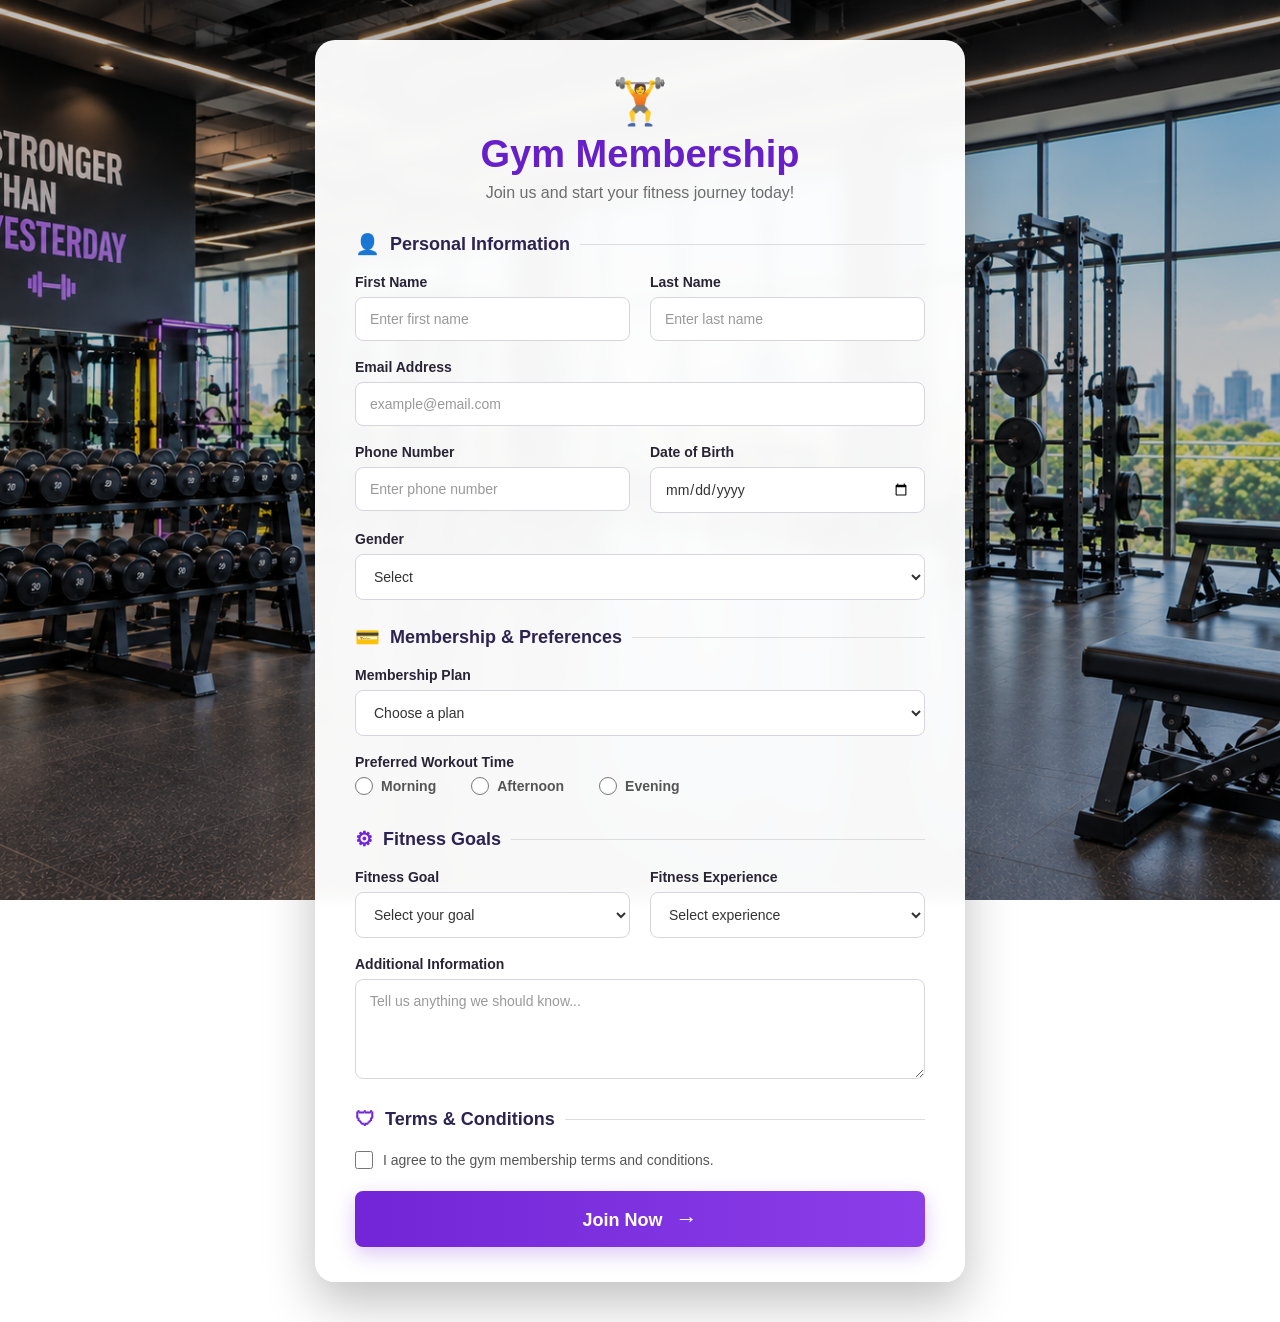
<file: page2.html>
<!DOCTYPE html>
<html lang="en">
<head>
    <meta charset="UTF-8">
    <meta name="viewport" content="width=device-width, initial-scale=1.0">

    <title>Gym Membership</title>
<link rel="stylesheet"href="style2.css">
</head>

<body>

    <div class="membership-container">

        <!-- Header -->
        <div class="header">

            <div class="logo">🏋</div>

            <h1>Gym Membership</h1>

            <p>
                Join us and start your fitness journey today!
            </p>

        </div>


        <form action="submit.php" method="POST">

            <!-- Personal Information -->
            <div class="section">

                <div class="section-title">
                    <span class="section-icon">👤</span>
                    Personal Information
                </div>


                <div class="row">

                    <div class="form-group">
                        <label for="firstName">
                            First Name
                        </label>

                        <input
                            type="text"
                            id="firstName"
                            name="firstName"
                            placeholder="Enter first name"
                            required
                        >
                    </div>


                    <div class="form-group">
                        <label for="lastName">
                            Last Name
                        </label>

                        <input
                            type="text"
                            id="lastName"
                            name="lastName"
                            placeholder="Enter last name"
                            required
                        >
                    </div>

                </div>


                <div class="form-group">

                    <label for="email">
                        Email Address
                    </label>

                    <input
                        type="email"
                        id="email"
                        name="email"
                        placeholder="example@email.com"
                        required
                    >

                </div>


                <div class="row">

                    <div class="form-group">

                        <label for="phone">
                            Phone Number
                        </label>

                        <input
                            type="tel"
                            id="phone"
                            name="phone"
                            placeholder="Enter phone number"
                            required
                        >

                    </div>


                    <div class="form-group">

                        <label for="dob">
                            Date of Birth
                        </label>

                        <input
                            type="date"
                            id="dob"
                            name="dob"
                            required
                        >

                    </div>

                </div>


                <div class="form-group">

                    <label for="gender">
                        Gender
                    </label>

                    <select
                        id="gender"
                        name="gender"
                        required
                    >
                        <option value="">
                            Select
                        </option>

                        <option value="male">
                            Male
                        </option>

                        <option value="female">
                            Female
                        </option>

                        <option value="other">
                            Other
                        </option>
                    </select>

                </div>

            </div>


            <!-- Membership -->
            <div class="section">

                <div class="section-title">

                    <span class="section-icon">
                        💳
                    </span>

                    Membership & Preferences

                </div>


                <div class="form-group">

                    <label for="membership">
                        Membership Plan
                    </label>

                    <select
                        id="membership"
                        name="membership"
                        required
                    >

                        <option value="">
                            Choose a plan
                        </option>

                        <option value="monthly">
                            Monthly - ₹999
                        </option>

                        <option value="quarterly">
                            3 Months - ₹2,499
                        </option>

                        <option value="half-yearly">
                            6 Months - ₹4,499
                        </option>

                        <option value="yearly">
                            1 Year - ₹7,999
                        </option>

                    </select>

                </div>


                <div class="form-group">

                    <label>
                        Preferred Workout Time
                    </label>

                    <div class="radio-group">

                        <label class="radio-option">

                            <input
                                type="radio"
                                name="workoutTime"
                                value="morning"
                            >

                            Morning

                        </label>


                        <label class="radio-option">

                            <input
                                type="radio"
                                name="workoutTime"
                                value="afternoon"
                            >

                            Afternoon

                        </label>


                        <label class="radio-option">

                            <input
                                type="radio"
                                name="workoutTime"
                                value="evening"
                            >

                            Evening

                        </label>

                    </div>

                </div>

            </div>


            <!-- Fitness Goals -->
            <div class="section">

                <div class="section-title">

                    <span class="section-icon">
                        ⚙
                    </span>

                    Fitness Goals

                </div>


                <div class="row">

                    <div class="form-group">

                        <label for="goal">
                            Fitness Goal
                        </label>

                        <select
                            id="goal"
                            name="goal"
                            required
                        >

                            <option value="">
                                Select your goal
                            </option>

                            <option value="weight-loss">
                                Weight Loss
                            </option>

                            <option value="muscle-gain">
                                Muscle Gain
                            </option>

                            <option value="strength">
                                Strength Training
                            </option>

                            <option value="fitness">
                                General Fitness
                            </option>

                            <option value="bodybuilding">
                                Bodybuilding
                            </option>

                        </select>

                    </div>


                    <div class="form-group">

                        <label for="experience">
                            Fitness Experience
                        </label>

                        <select
                            id="experience"
                            name="experience"
                        >

                            <option value="">
                                Select experience
                            </option>

                            <option value="beginner">
                                Beginner
                            </option>

                            <option value="intermediate">
                                Intermediate
                            </option>

                            <option value="advanced">
                                Advanced
                            </option>

                        </select>

                    </div>

                </div>


                <div class="form-group">

                    <label for="message">
                        Additional Information
                    </label>

                    <textarea
                        id="message"
                        name="message"
                        placeholder="Tell us anything we should know..."
                    ></textarea>

                </div>

            </div>


            <!-- Terms -->
            <div class="section">

                <div class="section-title">

                    <span class="section-icon">
                        🛡
                    </span>

                    Terms & Conditions

                </div>


                <div class="terms">

                    <input
                        type="checkbox"
                        id="terms"
                        name="terms"
                        required
                    >

                    <label for="terms">
                        I agree to the gym membership
                        terms and conditions.
                    </label>

                </div>

            </div>


            <!-- Join Button -->
            <button
                type="submit"
                class="join-button"
            >

                Join Now

                <span class="arrow">
                    →
                </span>

            </button>

        </form>

    </div>

</body>
</html>
</file>
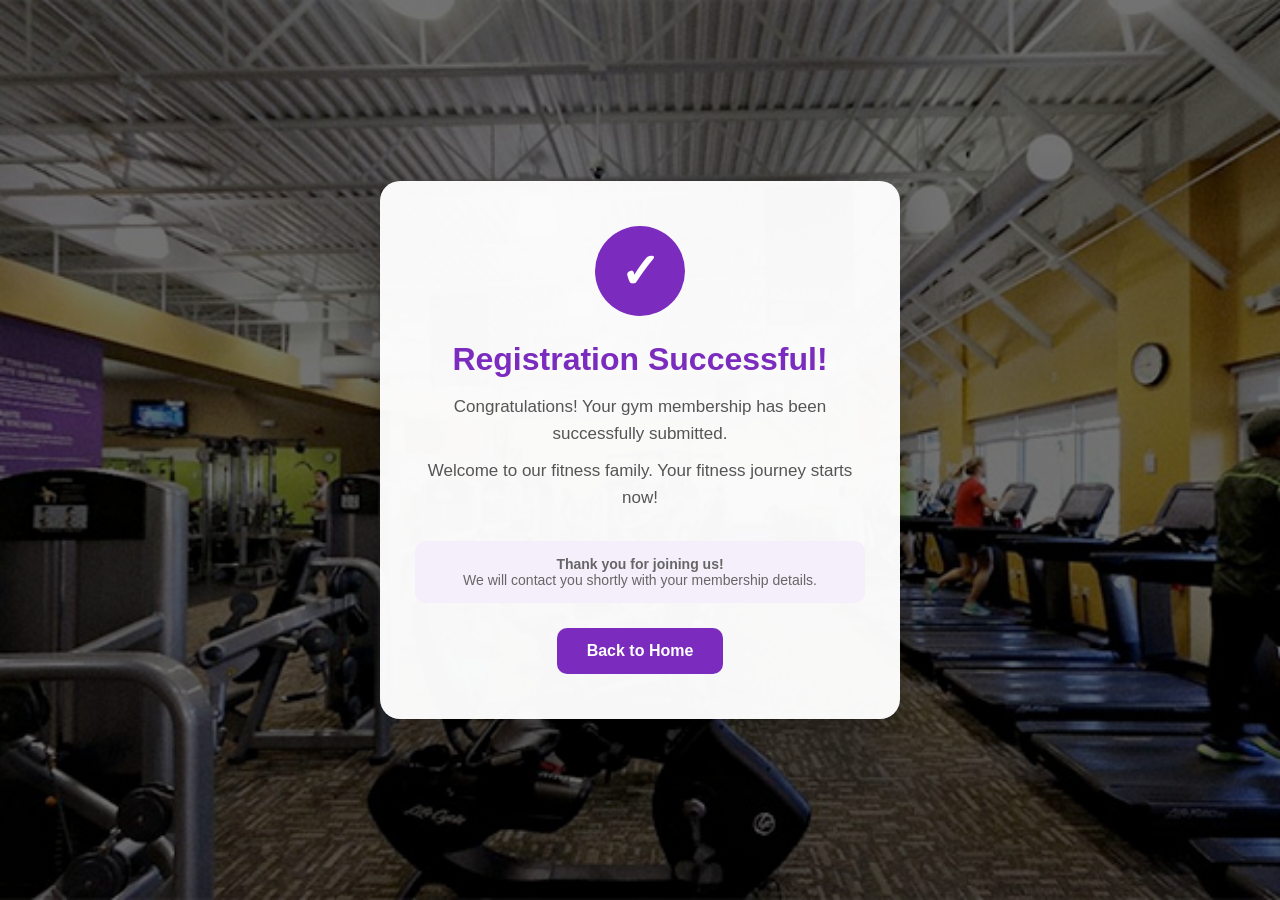
<file: success.html>
<!DOCTYPE html>
<html lang="en">
<head>
    <meta charset="UTF-8">
    <meta name="viewport" content="width=device-width, initial-scale=1.0">
    <title>Registration Successful</title>
    <link rel="stylesheet" href="style3.css">
</head>

<body>

    <div class="success-container">

        <div class="success-icon">✓</div>

        <h1>Registration Successful!</h1>

        <div class="message">
            <p>Congratulations! Your gym membership has been successfully submitted.</p>
            <p>Welcome to our fitness family. Your fitness journey starts now!</p>
        </div>

        <div class="details">
            <strong>Thank you for joining us!</strong><br>
            We will contact you shortly with your membership details.
        </div>

        <a href="index.html" class="home-button">Back to Home</a>

    </div>

</body>
</html>
</file>
<file: style2.css>
* {
            margin: 0;
            padding: 0;
            box-sizing: border-box;
            font-family: Arial, Helvetica, sans-serif;
        }

        body {
            min-height: 100vh;
            padding: 40px 20px;

            /* Gym Background */
            background-image:
                linear-gradient(
                    rgba(0, 0, 0, 0.25),
                    rgba(0, 0, 0, 0.25)
                ),
                url("gym-bg2.png");

            background-size: cover;
            background-position: center;
            background-attachment: fixed;
        }

        /* Main Form */
        .membership-container {
            width: 100%;
            max-width: 650px;
            margin: auto;

            background: rgba(255, 255, 255, 0.96);

            border-radius: 20px;
            padding: 35px 40px;

            box-shadow:
                0 20px 50px rgba(0, 0, 0, 0.25);

            backdrop-filter: blur(8px);
        }

        /* Header */
        .header {
            text-align: center;
            margin-bottom: 30px;
        }

        .logo {
            font-size: 45px;
            color: #7225d6;
            margin-bottom: 5px;
        }

        .header h1 {
            color: #6720c9;
            font-size: 38px;
            margin-bottom: 8px;
        }

        .header p {
            color: #6d6d6d;
            font-size: 16px;
        }

        /* Sections */
        .section {
            margin-top: 25px;
        }

        .section-title {
            display: flex;
            align-items: center;
            gap: 10px;

            color: #2d2350;
            font-size: 18px;
            font-weight: bold;

            margin-bottom: 18px;
        }

        .section-title::after {
            content: "";
            height: 1px;
            background: #ddd;
            flex: 1;
        }

        .section-icon {
            color: #7225d6;
            font-size: 20px;
        }

        /* Rows */
        .row {
            display: flex;
            gap: 20px;
        }

        .row .form-group {
            flex: 1;
        }

        /* Form Fields */
        .form-group {
            margin-bottom: 18px;
        }

        label {
            display: block;
            margin-bottom: 7px;

            color: #292336;
            font-size: 14px;
            font-weight: 600;
        }

        input,
        select,
        textarea {
            width: 100%;

            padding: 13px 14px;

            border: 1px solid #d8d4df;
            border-radius: 8px;

            background: #fff;

            color: #333;
            font-size: 14px;

            transition: 0.3s;
        }

        input::placeholder,
        textarea::placeholder {
            color: #999;
        }

        input:focus,
        select:focus,
        textarea:focus {
            outline: none;

            border-color: #7225d6;

            box-shadow:
                0 0 0 3px rgba(114, 37, 214, 0.10);
        }

        textarea {
            min-height: 100px;
            resize: vertical;
        }

        /* Radio Buttons */
        .radio-group {
            display: flex;
            gap: 35px;
            flex-wrap: wrap;
        }

        .radio-option {
            display: flex;
            align-items: center;
            gap: 8px;

            color: #555;
            font-size: 14px;
            cursor: pointer;
        }

        .radio-option input {
            width: 18px;
            height: 18px;

            accent-color: #7225d6;
        }

        /* Terms */
        .terms {
            display: flex;
            align-items: center;
            gap: 10px;

            margin-top: 20px;
            margin-bottom: 22px;
        }

        .terms input {
            width: 18px;
            height: 18px;

            accent-color: #7225d6;
            cursor: pointer;
        }

        .terms label {
            margin: 0;
            color: #555;
            font-weight: normal;
            cursor: pointer;
        }

        /* Button */
        .join-button {
            width: 100%;

            border: none;
            border-radius: 8px;

            padding: 15px;

            background: linear-gradient(
                90deg,
                #7225d6,
                #8b3ee8
            );

            color: white;

            font-size: 18px;
            font-weight: bold;

            cursor: pointer;

            transition: 0.3s;

            box-shadow:
                0 7px 20px rgba(114, 37, 214, 0.25);
        }

        .join-button:hover {
            background: linear-gradient(
                90deg,
                #5e1ab8,
                #7225d6
            );

            transform: translateY(-2px);

            box-shadow:
                0 10px 25px rgba(114, 37, 214, 0.35);
        }

        .arrow {
            margin-left: 8px;
            font-size: 22px;
        }

        /* Responsive */
        @media (max-width: 600px) {

            body {
                padding: 20px 10px;
            }

            .membership-container {
                padding: 25px 20px;
                border-radius: 15px;
            }

            .header h1 {
                font-size: 30px;
            }

            .row {
                flex-direction: column;
                gap: 0;
            }

            .radio-group {
                gap: 18px;
            }
        }
</file>
<file: style3.css>
* {
            box-sizing: border-box;
            margin: 0;
            padding: 0;
            font-family: Arial, sans-serif;
        }

        body {
            min-height: 100vh;
            display: flex;
            align-items: center;
            justify-content: center;
            background:
                linear-gradient(rgba(0, 0, 0, 0.55), rgba(0, 0, 0, 0.55)),
                url("gym-bg3.jpg") center/cover no-repeat;
            padding: 20px;
        }

        .success-container {
            width: 100%;
            max-width: 520px;
            background: rgba(255, 255, 255, 0.97);
            border-radius: 20px;
            padding: 45px 35px;
            text-align: center;
            box-shadow: 0 15px 40px rgba(0, 0, 0, 0.3);
        }

        .success-icon {
            width: 90px;
            height: 90px;
            margin: 0 auto 25px;
            border-radius: 50%;
            background: #7b2cbf;
            color: white;
            display: flex;
            align-items: center;
            justify-content: center;
            font-size: 48px;
            font-weight: bold;
        }

        h1 {
            color: #7b2cbf;
            font-size: 32px;
            margin-bottom: 15px;
        }

        p {
            color: #555;
            font-size: 17px;
            line-height: 1.6;
            margin-bottom: 10px;
        }

        .message {
            margin-bottom: 30px;
        }

        .home-button {
            display: inline-block;
            padding: 14px 30px;
            background: #7b2cbf;
            color: white;
            text-decoration: none;
            border-radius: 10px;
            font-size: 16px;
            font-weight: bold;
            transition: 0.3s;
        }

        .home-button:hover {
            background: #5a189a;
            transform: translateY(-2px);
        }

        .details {
            margin: 25px 0;
            padding: 15px;
            background: #f5effb;
            border-radius: 10px;
            color: #666;
            font-size: 14px;
        }
</file>
